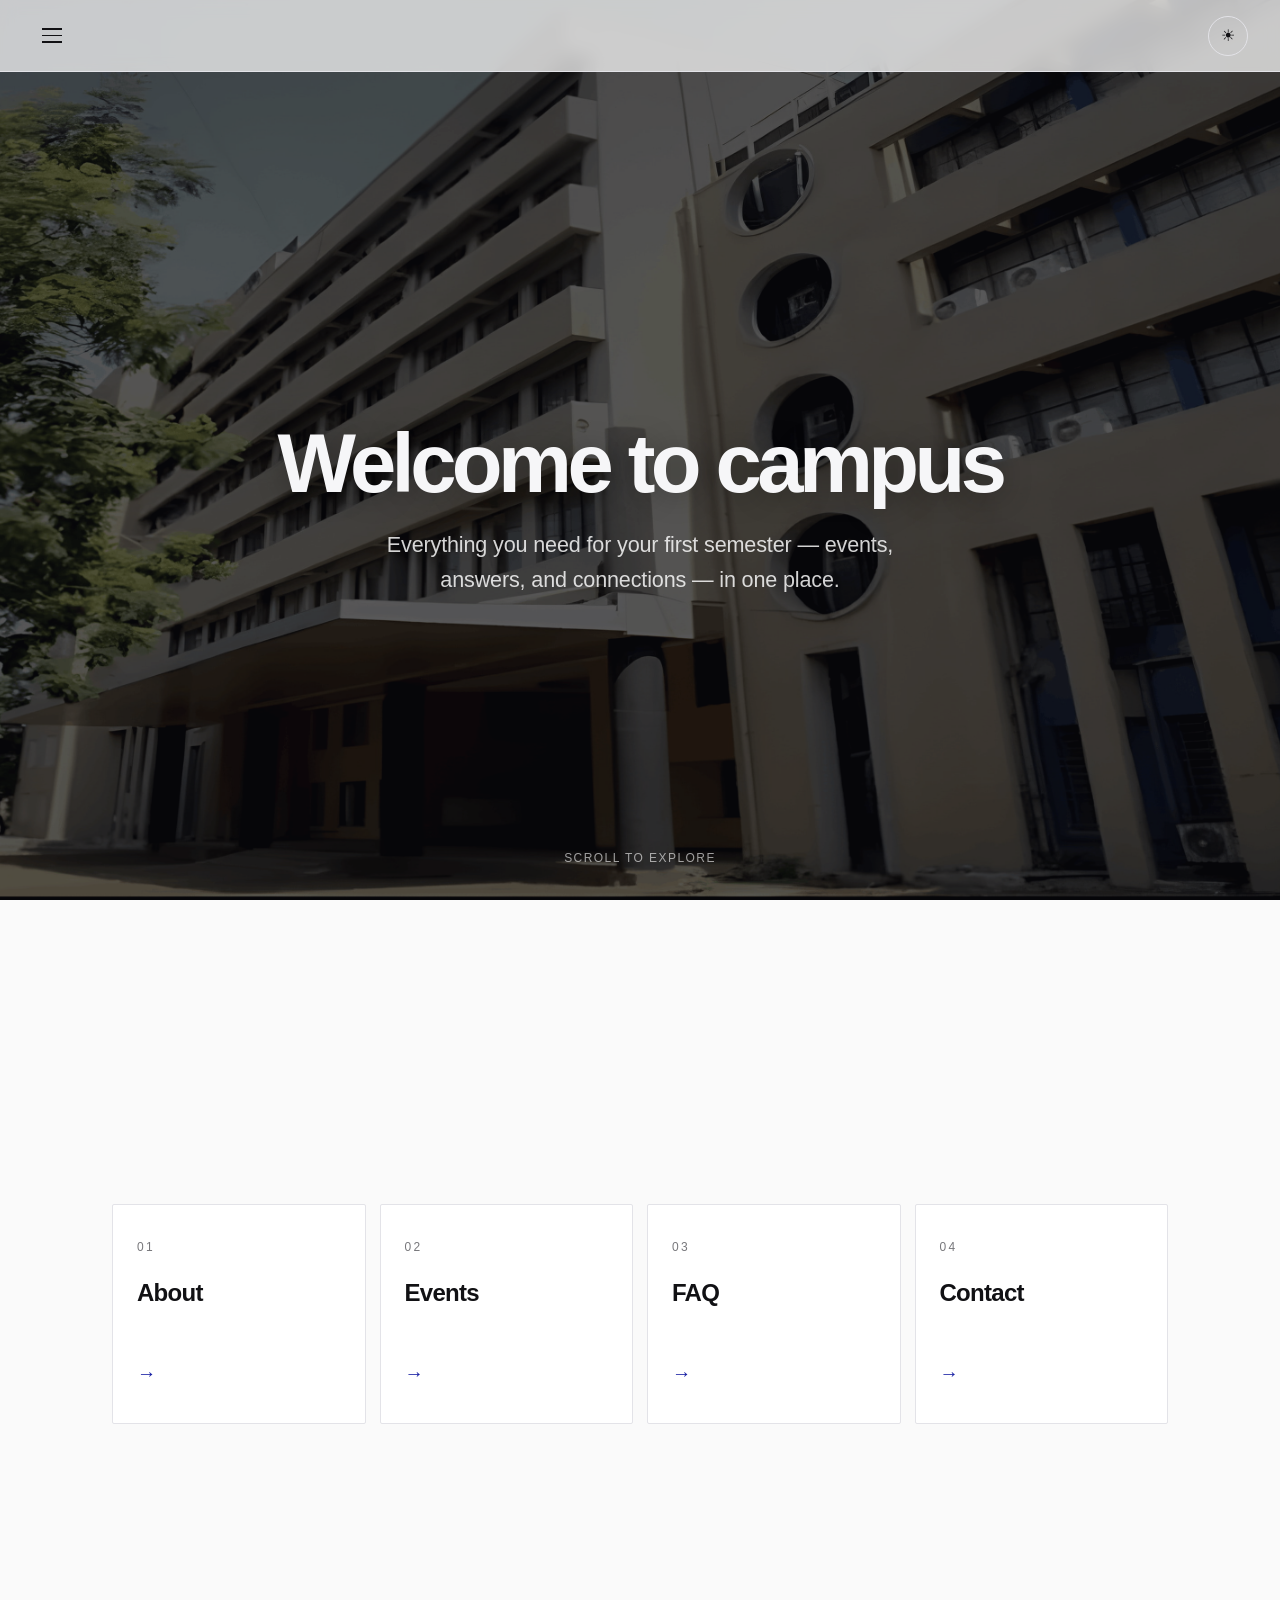
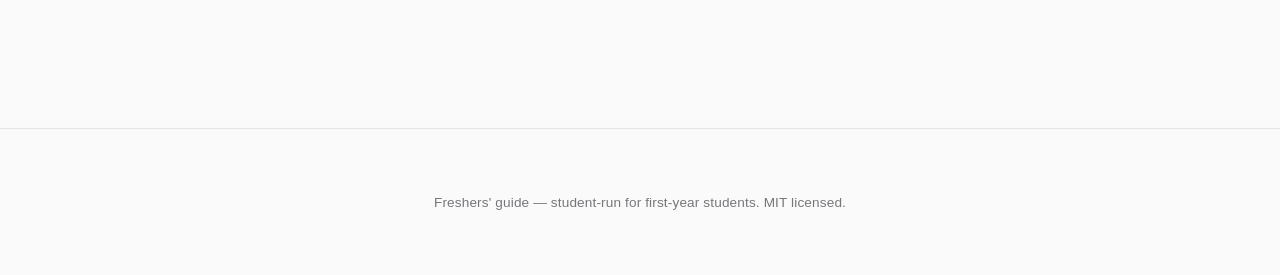
<file: index.html>
<!DOCTYPE html>
<html lang="en">
<head>
<meta charset="utf-8">
<meta name="viewport" content="width=device-width, initial-scale=1">
<title>Freshers' guide — Campus</title>
<link rel="stylesheet" href="style.css">
</head>
<body>

<header class="site-header" role="banner">
  <button class="hamburger" aria-label="Open navigation" aria-expanded="false" aria-controls="nav-drawer">
    <span aria-hidden="true"></span><span aria-hidden="true"></span><span aria-hidden="true"></span>
  </button>
  <button class="theme-toggle" aria-label="Switch theme" aria-pressed="false">☀</button>
</header>

<div class="drawer-overlay" aria-hidden="true"></div>

<aside class="drawer" id="nav-drawer" role="navigation" aria-label="Primary" aria-modal="false" aria-hidden="true" hidden>
  <nav>
    <ul>
      <li><a href="index.html" class="active">Home</a></li>
      <li><a href="about.html">About</a></li>
      <li><a href="events.html">Events</a></li>
      <li><a href="faq.html">FAQ</a></li>
      <li><a href="contact.html">Contact</a></li>
    </ul>
  </nav>
</aside>

<main>
  <section class="hero-full" aria-label="Welcome">
    <!-- Replace with a real campus image -->
    <img class="hero-bg" src="assets/img/campus-landscape.jpg" alt="Campus landscape" onerror="this.style.display='none'; this.parentElement.style.background='var(--bg)';">
    <div class="hero-content">
      <h1>Welcome to campus</h1>
      <p class="sub">Everything you need for your first semester — events, answers, and connections — in one place.</p>
    </div>
    <div class="scroll-hint" aria-hidden="true">Scroll to explore</div>
  </section>

  <section class="explore" aria-label="Explore">
    <a href="about.html"><span class="label">01</span><h3>About</h3><span class="arrow" aria-hidden="true">→</span></a>
    <a href="events.html"><span class="label">02</span><h3>Events</h3><span class="arrow" aria-hidden="true">→</span></a>
    <a href="faq.html"><span class="label">03</span><h3>FAQ</h3><span class="arrow" aria-hidden="true">→</span></a>
    <a href="contact.html"><span class="label">04</span><h3>Contact</h3><span class="arrow" aria-hidden="true">→</span></a>
  </section>
</main>

<footer class="site-footer" role="contentinfo">
  <p>Freshers' guide — student-run for first-year students. MIT licensed.</p>
</footer>

<script src="script.js" defer></script>

</body>
</html>
</file>
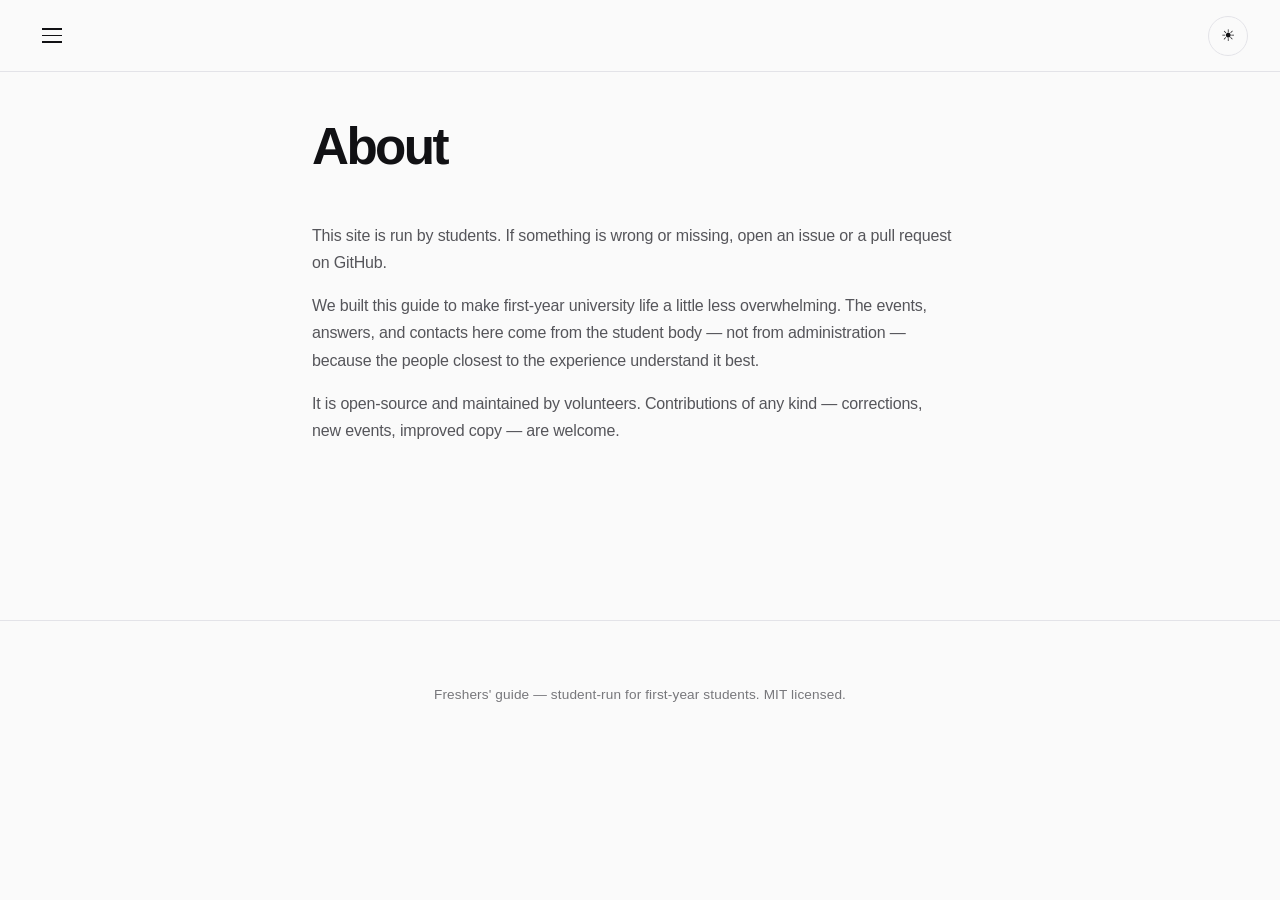
<file: about.html>
<!DOCTYPE html>
<html lang="en">
<head><meta charset="utf-8"><meta name="viewport" content="width=device-width, initial-scale=1"><title>About — Freshers' guide</title><link rel="stylesheet" href="style.css"></head>
<body>
<header class="site-header" role="banner">
  <button class="hamburger" aria-label="Open navigation" aria-expanded="false" aria-controls="nav-drawer"><span aria-hidden="true"></span><span aria-hidden="true"></span><span aria-hidden="true"></span></button>
  <button class="theme-toggle" aria-label="Switch theme" aria-pressed="false">☀</button>
</header>
<div class="drawer-overlay" aria-hidden="true"></div>
<aside class="drawer" id="nav-drawer" role="navigation" aria-label="Primary" aria-modal="false" aria-hidden="true" hidden>
  <nav><ul><li><a href="index.html">Home</a></li><li><a href="about.html" class="active">About</a></li><li><a href="events.html">Events</a></li><li><a href="faq.html">FAQ</a></li><li><a href="contact.html">Contact</a></li></ul></nav>
</aside>

<main class="page-body" role="main">
  <h1 class="page-title">About</h1>
  <p>This site is run by students. If something is wrong or missing, open an issue or a pull request on GitHub.</p>
  <p>We built this guide to make first-year university life a little less overwhelming. The events, answers, and contacts here come from the student body — not from administration — because the people closest to the experience understand it best.</p>
  <p>It is open-source and maintained by volunteers. Contributions of any kind — corrections, new events, improved copy — are welcome.</p>
</main>

<footer class="site-footer" role="contentinfo"><p>Freshers' guide — student-run for first-year students. MIT licensed.</p></footer>

<script src="script.js" defer></script>
</body>
</html>
</file>
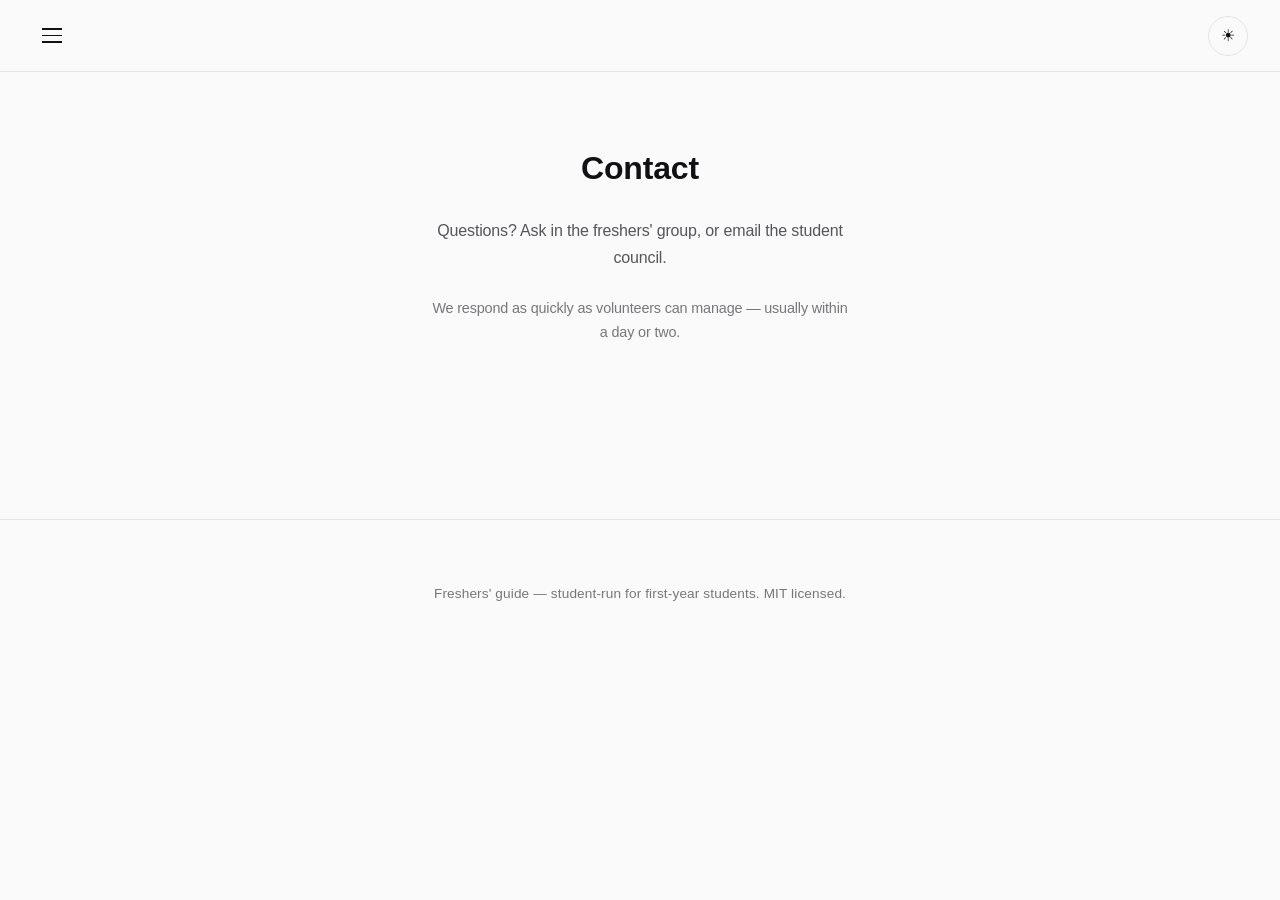
<file: contact.html>
<!DOCTYPE html>
<html lang="en">
<head><meta charset="utf-8"><meta name="viewport" content="width=device-width, initial-scale=1"><title>Contact — Freshers' guide</title><link rel="stylesheet" href="style.css"></head>
<body>
<header class="site-header" role="banner">
  <button class="hamburger" aria-label="Open navigation" aria-expanded="false" aria-controls="nav-drawer"><span aria-hidden="true"></span><span aria-hidden="true"></span><span aria-hidden="true"></span></button>
  <button class="theme-toggle" aria-label="Switch theme" aria-pressed="false">☀</button>
</header>
<div class="drawer-overlay" aria-hidden="true"></div>
<aside class="drawer" id="nav-drawer" role="navigation" aria-label="Primary" aria-modal="false" aria-hidden="true" hidden>
  <nav><ul><li><a href="index.html">Home</a></li><li><a href="about.html">About</a></li><li><a href="events.html">Events</a></li><li><a href="faq.html">FAQ</a></li><li><a href="contact.html" class="active">Contact</a></li></ul></nav>
</aside>

<main class="contact-section" role="main">
  <h1 class="page-title">Contact</h1>
  <p>Questions? Ask in the freshers' group, or email the student council.</p>
  <p style="margin-top:24px;color:var(--text-muted);font-size:0.9rem;">We respond as quickly as volunteers can manage — usually within a day or two.</p>
</main>

<footer class="site-footer" role="contentinfo"><p>Freshers' guide — student-run for first-year students. MIT licensed.</p></footer>

<script src="script.js" defer></script>
</body>
</html>
</file>
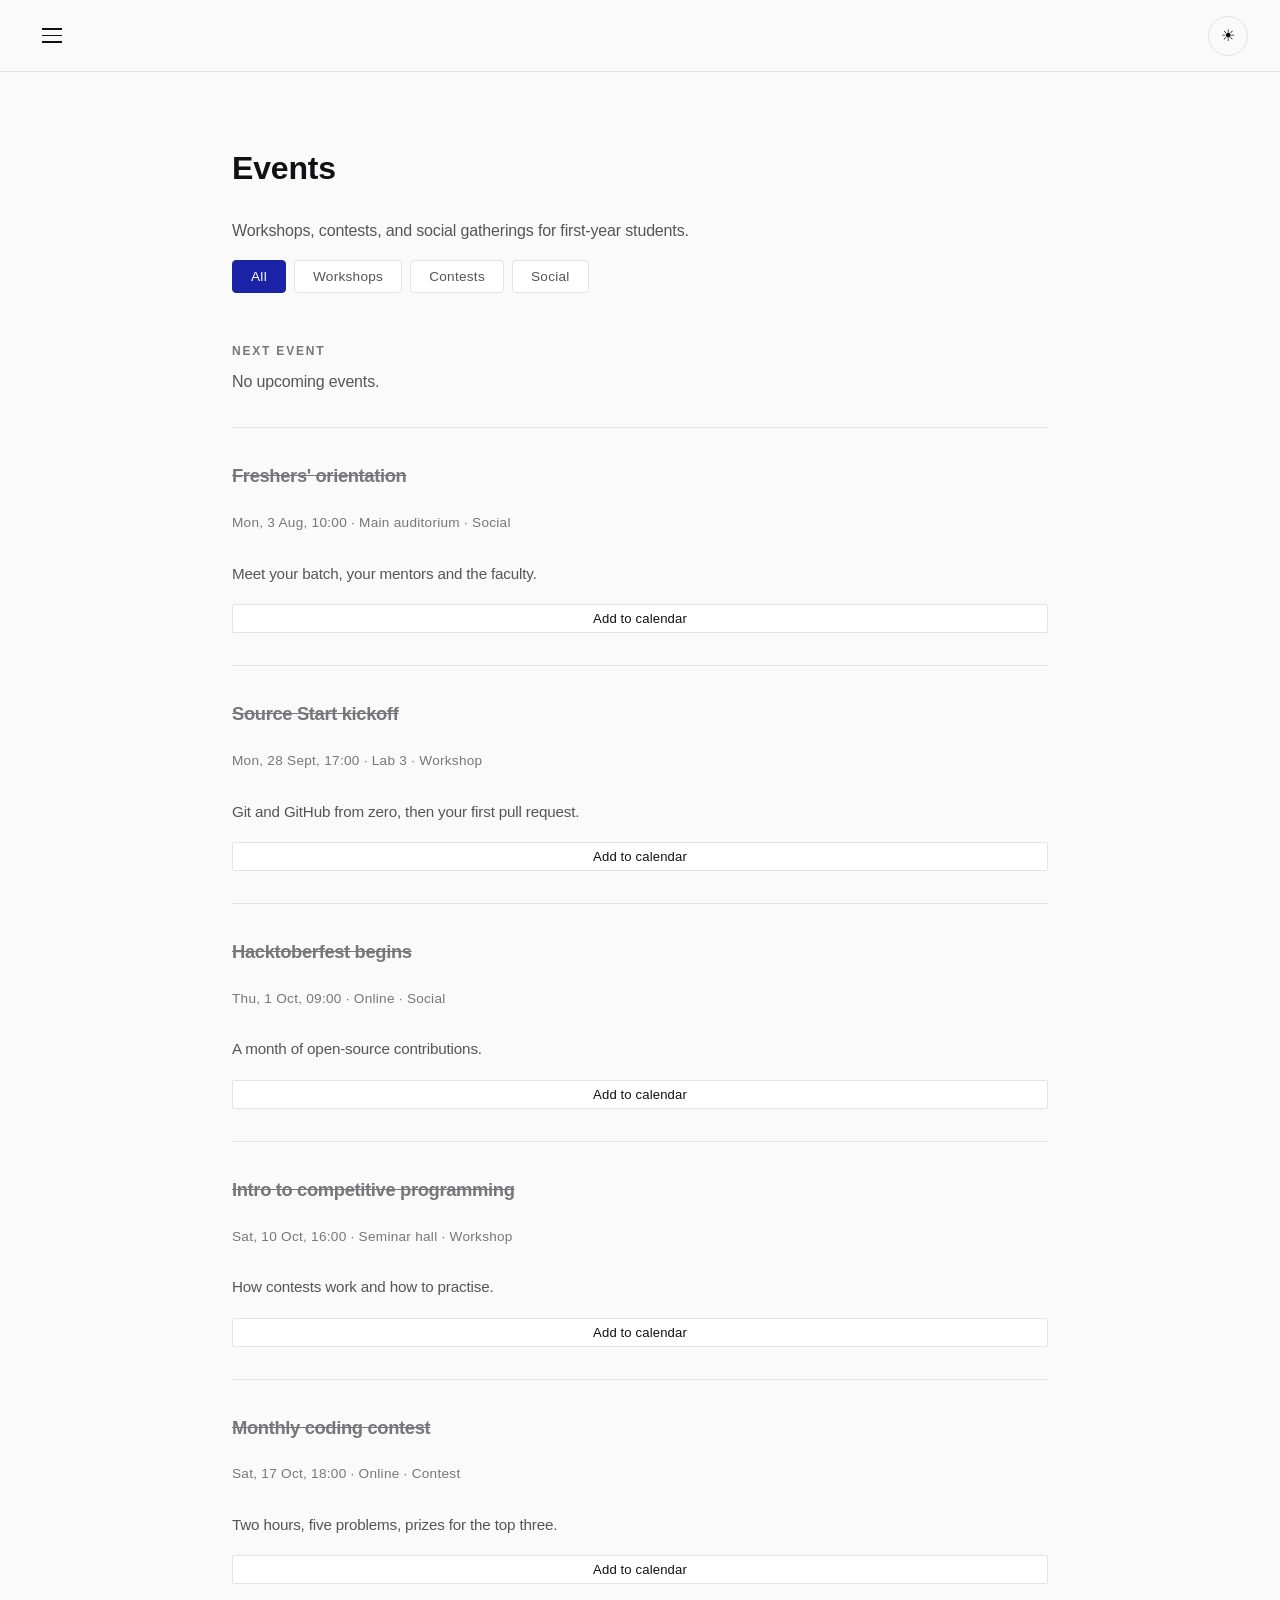
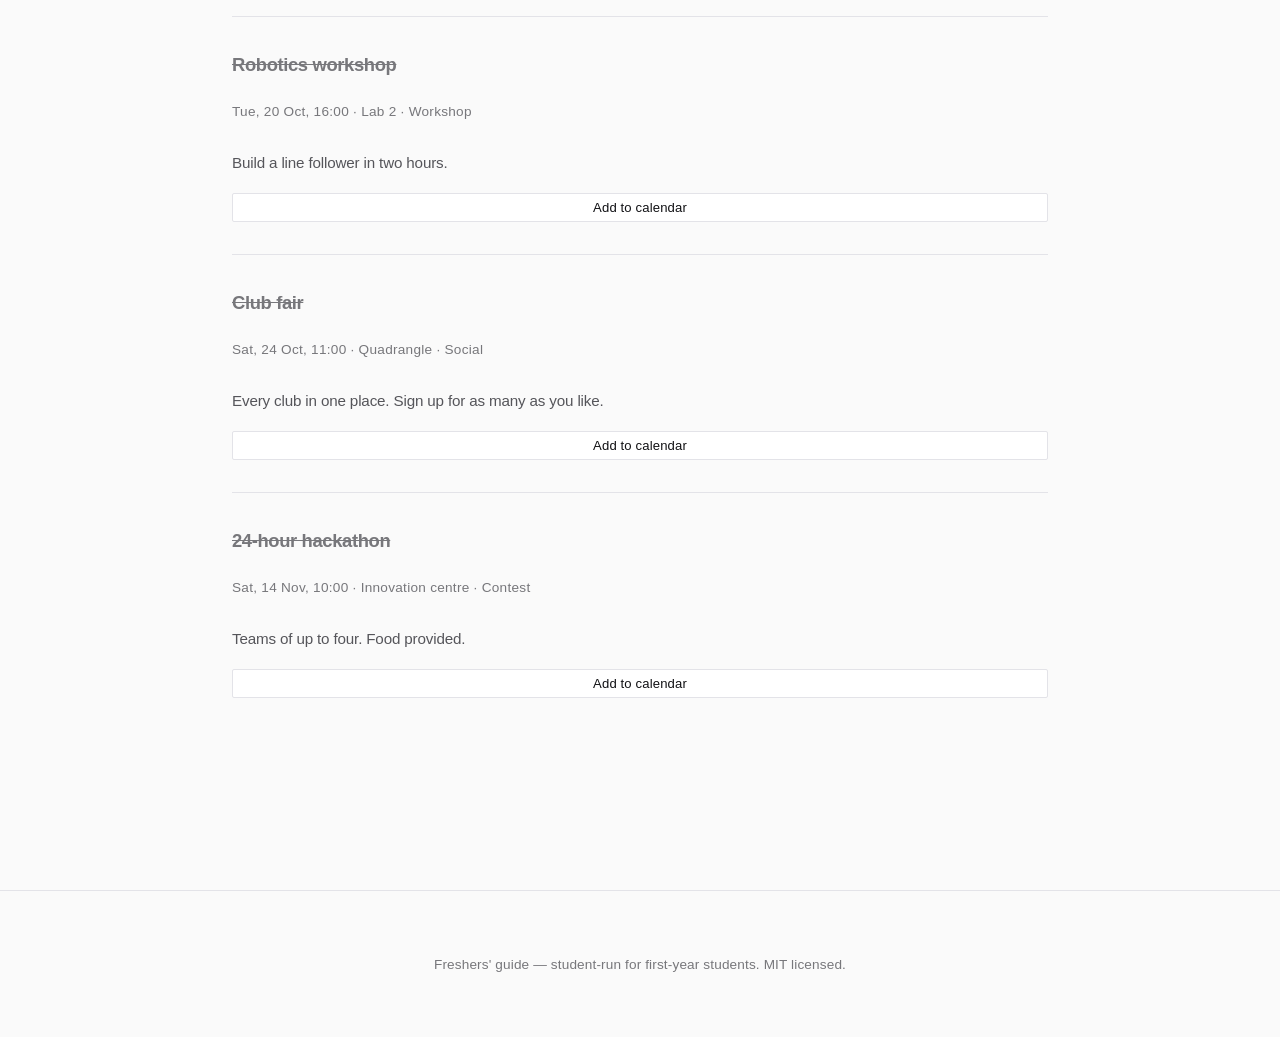
<file: events.html>
<!DOCTYPE html>
<html lang="en">
<head><meta charset="utf-8"><meta name="viewport" content="width=device-width, initial-scale=1"><title>Events — Freshers' guide</title><link rel="stylesheet" href="style.css"></head>
<body>
<header class="site-header" role="banner">
  <button class="hamburger" aria-label="Open navigation" aria-expanded="false" aria-controls="nav-drawer"><span aria-hidden="true"></span><span aria-hidden="true"></span><span aria-hidden="true"></span></button>
  <button class="theme-toggle" aria-label="Switch theme" aria-pressed="false">☀</button>
</header>
<div class="drawer-overlay" aria-hidden="true"></div>
<aside class="drawer" id="nav-drawer" role="navigation" aria-label="Primary" aria-modal="false" aria-hidden="true" hidden>
  <nav><ul><li><a href="index.html">Home</a></li><li><a href="about.html">About</a></li><li><a href="events.html" class="active">Events</a></li><li><a href="faq.html">FAQ</a></li><li><a href="contact.html">Contact</a></li></ul></nav>
</aside>

<main class="events-section" role="main">
  <h1 class="page-title">Events</h1>
  <p style="max-width:640px;color:var(--text-secondary);">Workshops, contests, and social gatherings for first-year students.</p>

  <div class="filters" role="group" aria-label="Filter events">
    <button class="filter active" data-type="All">All</button>
    <button class="filter" data-type="Workshop">Workshops</button>
    <button class="filter" data-type="Contest">Contests</button>
    <button class="filter" data-type="Social">Social</button>
  </div>

  <div id="next-event" style="margin: 48px 0 32px; padding-bottom: 32px; border-bottom: 1px solid var(--border);" aria-label="Next upcoming event"></div>
  <div id="event-list"></div>
</main>

<footer class="site-footer" role="contentinfo"><p>Freshers' guide — student-run for first-year students. MIT licensed.</p></footer>

<script src="script.js" defer></script>
</body>
</html>
</file>
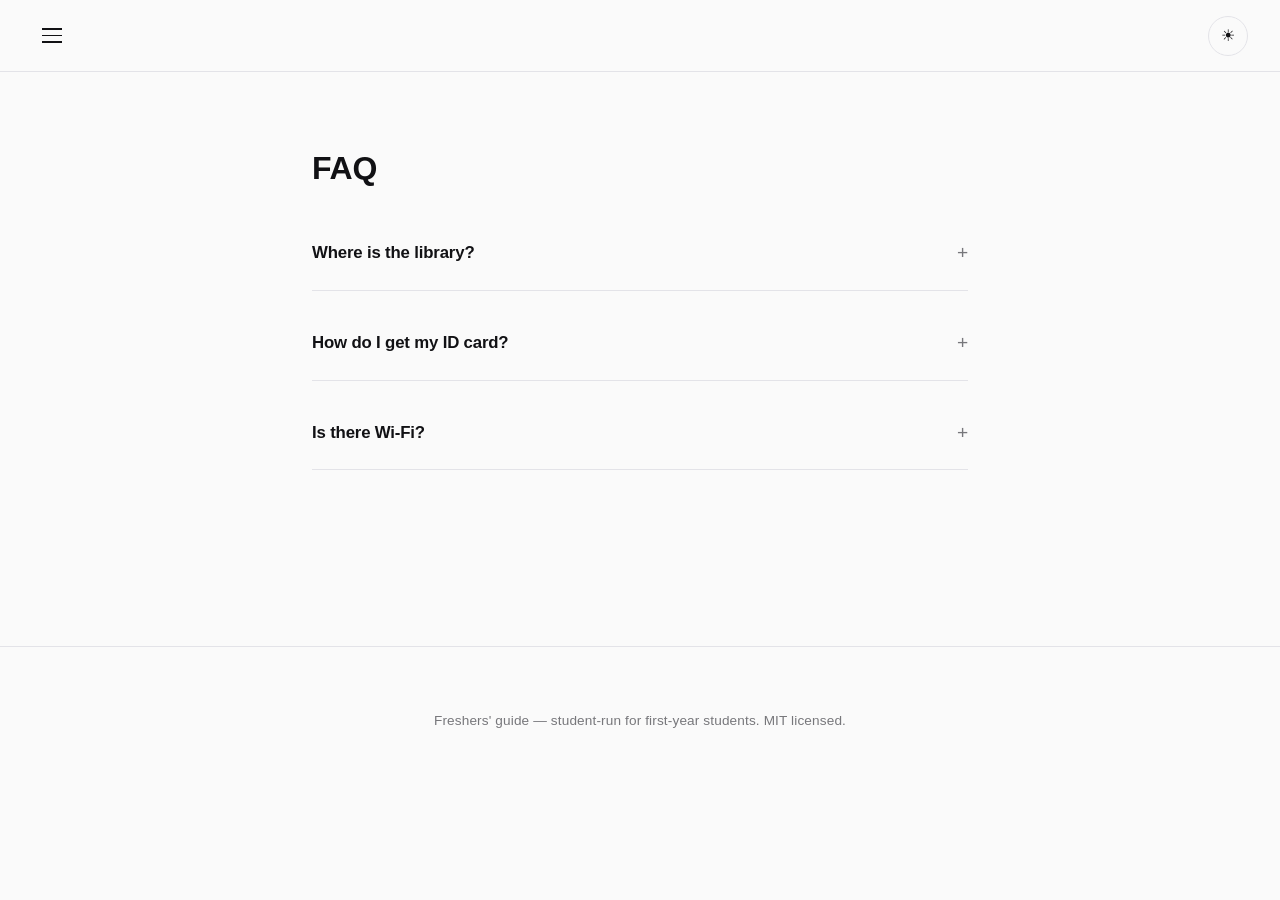
<file: faq.html>
<!DOCTYPE html>
<html lang="en">
<head><meta charset="utf-8"><meta name="viewport" content="width=device-width, initial-scale=1"><title>FAQ — Freshers' guide</title><link rel="stylesheet" href="style.css"></head>
<body>
<header class="site-header" role="banner">
  <button class="hamburger" aria-label="Open navigation" aria-expanded="false" aria-controls="nav-drawer"><span aria-hidden="true"></span><span aria-hidden="true"></span><span aria-hidden="true"></span></button>
  <button class="theme-toggle" aria-label="Switch theme" aria-pressed="false">☀</button>
</header>
<div class="drawer-overlay" aria-hidden="true"></div>
<aside class="drawer" id="nav-drawer" role="navigation" aria-label="Primary" aria-modal="false" aria-hidden="true" hidden>
  <nav><ul><li><a href="index.html">Home</a></li><li><a href="about.html">About</a></li><li><a href="events.html">Events</a></li><li><a href="faq.html" class="active">FAQ</a></li><li><a href="contact.html">Contact</a></li></ul></nav>
</aside>

<main class="faq-section" role="main">
  <h1 class="page-title">FAQ</h1>
  <details><summary>Where is the library?</summary><p>Ground floor of the main building, open 8 am to 8 pm on weekdays.</p></details>
  <details><summary>How do I get my ID card?</summary><p>The admin office hands them out in the first week. Bring your admission letter.</p></details>
  <details><summary>Is there Wi-Fi?</summary><p>Yes. Log in with your college email. Ask the IT desk if it doesn't work.</p></details>
</main>

<footer class="site-footer" role="contentinfo"><p>Freshers' guide — student-run for first-year students. MIT licensed.</p></footer>

<script src="script.js" defer></script>
</body>
</html>
</file>
<file: style.css>
:root {
  --bg: #fafafa;
  --surface: #ffffff;
  --surface-2: #f5f5f7;
  --text: #111114;
  --text-secondary: #55555a;
  --text-muted: #77777b;
  --accent: #1a22a5;
  --accent-soft: rgba(26, 34, 165, 0.08);
  --border: #e3e3e8;
  --shadow-subtle: 0 1px 0 rgba(0,0,0,0.04);
  --radius: 2px;
  --font: -apple-system, BlinkMacSystemFont, "Segoe UI", "Helvetica Neue", Arial, sans-serif;
}

.dark {
  --bg: #0b0b0d;
  --surface: #111113;
  --surface-2: #16161a;
  --text: #ececf0;
  --text-secondary: #9a9aa8;
  --text-muted: #6e6e78;
  --accent: #6b7cff;
  --accent-soft: rgba(107, 124, 255, 0.10);
  --border: #23232a;
  --shadow-subtle: 0 1px 0 rgba(255,255,255,0.05);
}

*, *::before, *::after { box-sizing: border-box; }

html { scroll-behavior: smooth; scroll-padding-top: 96px; }

@media (prefers-reduced-motion: reduce) {
  html { scroll-behavior: auto; }
  *, *::before, *::after { animation: none !important; transition-duration: 0.01ms !important; }
}

body {
  margin: 0;
  font-family: var(--font);
  background: var(--bg);
  color: var(--text);
  line-height: 1.7;
  -webkit-font-smoothing: antialiased;
  -moz-osx-font-smoothing: grayscale;
  letter-spacing: -0.01em;
}

/* ---- Minimal header bar ---- */
.site-header {
  position: fixed;
  top: 0; left: 0; right: 0;
  z-index: 200;
  height: 72px;
  display: flex;
  align-items: center;
  justify-content: space-between;
  padding: 0 32px;
  background: rgba(250, 250, 250, 0.75);
  backdrop-filter: blur(8px) saturate(1.1);
  -webkit-backdrop-filter: blur(8px) saturate(1.1);
  border-bottom: 1px solid var(--border);
  transition: background 0.2s ease;
}
.dark .site-header {
  background: rgba(11, 11, 13, 0.78);
}

/* ---- Hero ---- */
.hero-full {
  position: relative;
  height: 100vh;
  min-height: 640px;
  display: flex;
  align-items: center;
  justify-content: center;
  overflow: hidden;
  background: #0a0a0f;
  color: #ececf0;
}
.dark .hero-full { background: #05050a; }

.hero-full img.hero-bg {
  position: absolute;
  inset: 0;
  width: 100%;
  height: 100%;
  object-fit: cover;
  opacity: 0.55;
  filter: grayscale(0.25) contrast(1.05);
  z-index: 0;
  pointer-events: none;
}

.hero-full .hero-content {
  position: relative;
  z-index: 2;
  max-width: 800px;
  padding: 120px 32px 0;
  text-align: center;
}

.hamburger {
  background: none;
  border: none;
  width: 40px; height: 40px;
  display: flex; flex-direction: column;
  justify-content: center; align-items: center;
  gap: 5px;
  cursor: pointer;
  color: var(--text);
  border-radius: 4px;
}
.hamburger:hover { background: rgba(0,0,0,0.03); }
.dark .hamburger:hover { background: rgba(255,255,255,0.05); }
.hamburger span {
  display: block; width: 20px; height: 1.5px; background: currentColor;
  border-radius: 0; transition: opacity 0.15s ease;
}
.hamburger[aria-expanded="true"] span:nth-child(2) { opacity: 1; }

/* Theme toggle */
.theme-toggle {
  background: none; border: 1px solid var(--border);
  width: 40px; height: 40px; border-radius: 50%;
  display: flex; align-items: center; justify-content: center;
  color: var(--text); cursor: pointer;
  font-size: 16px; line-height: 1;
  transition: background 0.2s ease, border-color 0.2s ease;
}
.theme-toggle:hover { background: var(--surface-2); border-color: var(--border); }
.dark .theme-toggle:hover { background: var(--surface-2); border-color: var(--border); }

/* ---- Drawer ---- */
.drawer-overlay {
  position: fixed; inset: 0; z-index: 300;
  background: rgba(0,0,0,0.35);
  opacity: 0; pointer-events: none;
  transition: opacity 0.3s ease; backdrop-filter: blur(3px);
}
.drawer-overlay.open { opacity: 1; pointer-events: auto; }

.drawer {
  position: fixed; top: 0; left: 0; bottom: 0; width: 300px; max-width: 80vw;
  z-index: 310; background: var(--surface); border-right: 1px solid var(--border);
  transform: translateX(-100%); transition: transform 0.35s cubic-bezier(0.22, 1, 0.36, 1);
  padding: 96px 32px 32px;
  box-shadow: 2px 0 0 rgba(0,0,0,0.05);
  overflow-y: auto;
}
.dark .drawer { box-shadow: 2px 0 0 rgba(255,255,255,0.04); }
.drawer.open { transform: translateX(0); }

.drawer nav ul { list-style: none; padding: 0; margin: 0; }
.drawer nav li + li { margin-top: 4px; }
.drawer nav a {
  display: block; padding: 14px 0; color: var(--text);
  text-decoration: none; font-size: 1.125rem; font-weight: 500; letter-spacing: -0.02em;
  border-bottom: 1px solid var(--border); transition: color 0.15s ease;
}
.drawer nav a:hover { color: var(--accent); }
.drawer nav a.active { color: var(--accent); }

/* ---- Hero landing (index) ---- */
.hero-full {
  position: relative; height: 100vh; min-height: 640px;
  display: flex; align-items: center; justify-content: center;
  overflow: hidden;
  background: #0a0a0f; color: #ececf0;
}
.dark .hero-full { background: #05050a; }

.hero-full::after {
  content: '';
  position: absolute;
  inset: 0;
  z-index: 1;
  pointer-events: none;
  background: rgba(10,10,15,0.42);
}

.hero-full .hero-content {
  position: relative; z-index: 2;
  max-width: 800px; padding: 120px 32px 0;
  text-align: center;
}
.hero-full h1 {
  font-size: clamp(3rem, 6.5vw, 5.5rem);
  font-weight: 700;
  line-height: 0.98;
  letter-spacing: -0.055em;
  max-width: 900px;
  margin: 0 auto 24px;
  color: #f6f6f8;
  text-shadow: 0 2px 30px rgba(0, 0, 0, 0.3);
}
.hero-full p.sub {
  font-size: clamp(1.05rem, 2vw, 1.35rem); color: rgba(255,255,255,0.82);
  max-width: 540px; margin: 0 auto; line-height: 1.6;
}
.hero-full .scroll-hint {
  position: absolute; z-index: 2; bottom: 32px; left: 50%;
  transform: translateX(-50%);
  color: rgba(255,255,255,0.6); font-size: 0.75rem; letter-spacing: 0.12em; text-transform: uppercase;
}

/* ---- Exploration links (index after hero) ---- */
.explore {
  padding: 88px 32px;
  max-width: 1120px;
  margin: 0 auto;
  min-height: calc(100vh - 72px);
  display: grid;
  grid-template-columns: repeat(4, minmax(0, 1fr));
  gap: 14px;
  align-content: center;
}

.explore a {
  display: flex;
  flex-direction: column;
  align-items: flex-start;
  min-height: 220px;
  padding: 32px 24px;
  border: 1px solid var(--border);
  border-radius: var(--radius);
  color: var(--text);
  text-decoration: none;
  background: var(--surface);
  transition: border-color 0.2s ease, background 0.2s ease;
}
.explore a:hover {
  border-color: rgba(26,34,165,0.25); background: var(--surface);
  color: var(--text);
}
.dark .explore a:hover { border-color: rgba(107,124,255,0.25); }

.explore .label {
  display: block; font-size: 0.75rem; text-transform: uppercase; letter-spacing: 0.2em;
  color: var(--text-muted); margin-bottom: 16px; font-weight: 500;
}
.explore h3 {
  font-size: 1.5rem; font-weight: 600; letter-spacing: -0.03em; margin: 0;
}
.explore .arrow {
  display: inline-block;
  margin-top: auto;
  padding-top: 24px;
  font-size: 1.2rem;
  color: var(--accent);
  transition: transform 0.2s ease;
}
.explore a:hover .arrow { transform: translateX(4px); }

/* ---- Page content ---- */
.page-body { max-width: 720px; margin: 0 auto; padding: 120px 32px 160px; }
.page-body h1.page-title {
  font-size: clamp(2.2rem, 5vw, 3.2rem); font-weight: 600; letter-spacing: -0.05em;
  line-height: 1.05; margin: 0 0 48px; color: var(--text);
}

.page-body h2 { font-size: 1.4rem; font-weight: 600; letter-spacing: -0.03em; margin: 48px 0 20px; color: var(--text); line-height: 1.2; }
.page-body p { max-width: 640px; color: var(--text-secondary); }

/* ---- Events page ---- */
.events-section { max-width: 880px; margin: 0 auto; padding: 120px 32px 160px; }
.filters { display: flex; gap: 8px; flex-wrap: wrap; margin-bottom: 32px; }
.filters button {
  padding: 8px 18px; border: 1.5px solid var(--border); border-radius: 4px;
  background: var(--surface); color: var(--text-secondary); font-size: 0.85rem; font-weight: 500;
  letter-spacing: 0.02em; cursor: pointer; transition: all 0.15s ease;
}
.filters button:hover { border-color: var(--accent); color: var(--text); }
.filters button.active { background: var(--accent); border-color: var(--accent); color: #fff; }

.event-card {
  border-top: 1px solid var(--border); padding: 32px 0;
  display: grid; grid-template-columns: 1fr; gap: 6px;
}
.event-card:first-of-type { border-top: none; padding-top: 0; }
.event-card.past h3 { color: var(--text-muted); text-decoration: line-through; }
.event-card.past .event-meta { color: var(--text-muted); }
.event-card h3 { font-size: 1.15rem; font-weight: 600; letter-spacing: -0.02em; margin: 0; }
.event-card .event-meta { color: var(--text-secondary); font-size: 0.85rem; letter-spacing: 0.02em; }
.event-card .event-desc { color: var(--text-secondary); font-size: 0.95rem; max-width: 640px; line-height: 1.6; margin: 8px 0 0; }
.event-card .add-calendar {
  margin-top: 12px; padding: 6px 14px; border: 1px solid var(--border); border-radius: 2px;
  background: var(--surface); color: var(--text); font-size: 0.82rem; font-weight: 500; letter-spacing: 0.01em; cursor: pointer;
  transition: border-color 0.15s ease, background 0.15s ease;
}
.event-card .add-calendar:hover { border-color: var(--accent); background: var(--surface); color: var(--text); }
.dark .event-card .add-calendar:hover { border-color: var(--accent); }

/* ---- FAQ ---- */
.faq-section { max-width: 720px; margin: 0 auto; padding: 120px 32px 160px; }
.faq-section details { margin-bottom: 16px; border-bottom: 1px solid var(--border); }
.faq-section summary {
  padding: 20px 0; cursor: pointer; font-weight: 600; letter-spacing: -0.01em; font-size: 1.05rem;
  list-style: none; display: flex; justify-content: space-between; align-items: center;
}
.faq-section summary::-webkit-details-marker { display: none; }
.faq-section summary::after { content: '+'; color: var(--text-muted); font-weight: 300; font-size: 1.2rem; transition: color 0.15s; }
.faq-section details[open] summary::after { content: "\2212"; }
.faq-section details p { padding-bottom: 20px; color: var(--text-secondary); max-width: 540px; }

/* ---- Contact ---- */
.contact-section { max-width: 520px; margin: 0 auto; padding: 120px 32px 160px; text-align: center; }
.contact-section h1.page-title { text-align: center; }
.contact-section p { color: var(--text-secondary); max-width: 420px; margin-left: auto; margin-right: auto; }

/* ---- Footer ---- */
.site-footer {
  border-top: 1px solid var(--border); padding: 48px 32px; text-align: center;
  color: var(--text-muted); font-size: 0.85rem; letter-spacing: 0.01em;
}

/* ---- Mobile adjustments ---- */
@media (max-width: 720px) {
  .site-header { padding: 0 20px; height: 60px; }
  .drawer { padding-top: 72px; }
  .hero-full h1 { font-size: clamp(2.4rem, 10vw, 4rem); }
  .explore { padding: 80px 20px; gap: 8px; grid-template-columns: repeat(2, 1fr); min-height: calc(100vh - 60px); align-content: center; }
  .page-body, .events-section, .faq-section, .contact-section { padding-top: 80px; padding-bottom: 100px; }
}
</file>
